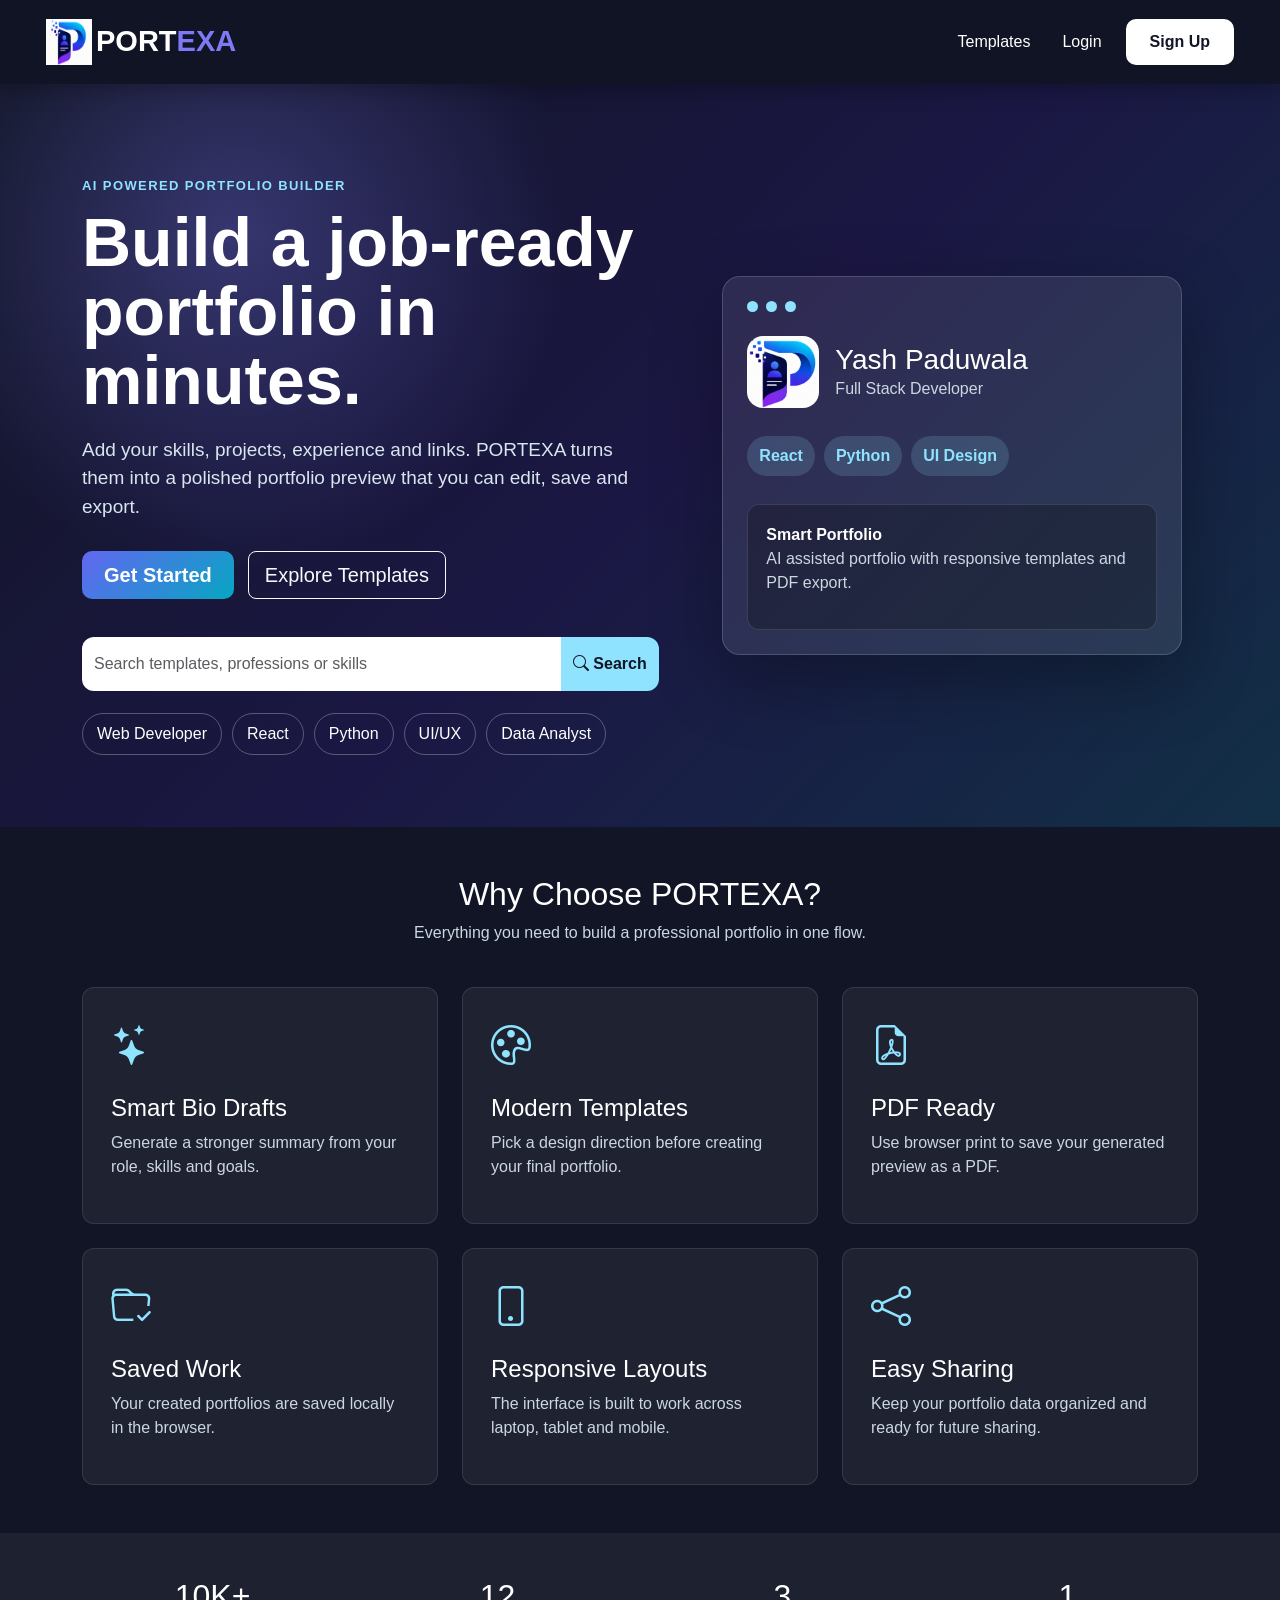
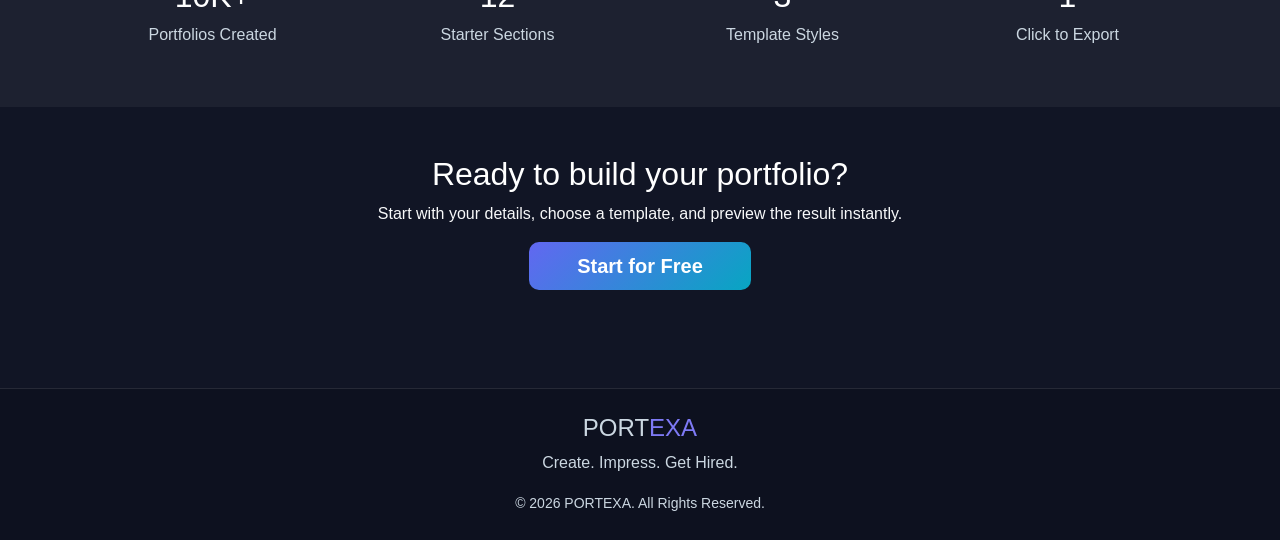
<file: index.html>
﻿<!DOCTYPE html>
<html lang="en">
<head>
    <meta charset="UTF-8">
    <meta name="viewport" content="width=device-width, initial-scale=1.0">
    <title>PORTEXA | AI Portfolio Generator</title>
    <link href="https://cdn.jsdelivr.net/npm/bootstrap@5.3.8/dist/css/bootstrap.min.css" rel="stylesheet">
    <link rel="stylesheet" href="https://cdn.jsdelivr.net/npm/bootstrap-icons@1.13.1/font/bootstrap-icons.min.css">
    <link rel="stylesheet" href="Index.css">
</head>
<body>
    <nav class="navbar navbar-expand-lg custom-navbar">
        <div class="container-fluid">
            <a class="navbar-brand logo d-flex align-items-center" href="index.html">
                <img src="logo.png" width="46" height="46" class="me-1" alt="PORTEXA logo">
                <span class="logo-text">PORT<span class="link">EXA</span></span>
            </a>

            <button class="navbar-toggler" type="button" data-bs-toggle="collapse" data-bs-target="#mainNav" aria-controls="mainNav" aria-expanded="false" aria-label="Toggle navigation">
                <span class="navbar-toggler-icon"></span>
            </button>

            <div class="collapse navbar-collapse" id="mainNav">
                <div class="navbar-nav ms-auto align-items-lg-center gap-lg-3">
                    <a class="nav-link" href="templates.html">Templates</a>
                    <a class="nav-link" href="login.html">Login</a>
                    <a class="btn signup-btn" href="signup.html">Sign Up</a>
                </div>
            </div>
        </div>
    </nav>

    <main>
        <section class="hero">
            <div class="container">
                <div class="hero-grid">
                    <div class="hero-copy">
                        <p class="eyebrow">AI powered portfolio builder</p>
                        <h1>Build a job-ready portfolio in minutes.</h1>
                        <p class="hero-text">
                            Add your skills, projects, experience and links. PORTEXA turns them into a polished portfolio preview that you can edit, save and export.
                        </p>

                        <div class="hero-actions">
                            <a class="btn btn-primary btn-lg gs" href="create.html">Get Started</a>
                            <a class="btn btn-outline-light btn-lg" href="templates.html">Explore Templates</a>
                        </div>

                        <form class="search-box" action="templates.html">
                            <div class="input-group">
                                <input name="q" type="text" class="form-control" placeholder="Search templates, professions or skills">
                                <button class="btn" type="submit">
                                    <i class="bi bi-search"></i>
                                    Search
                                </button>
                            </div>
                        </form>

                        <div class="quick-tags">
                            <a href="templates.html?q=developer">Web Developer</a>
                            <a href="templates.html?q=react">React</a>
                            <a href="templates.html?q=python">Python</a>
                            <a href="templates.html?q=ui">UI/UX</a>
                            <a href="templates.html?q=data">Data Analyst</a>
                        </div>
                    </div>

                    <div class="hero-panel" aria-label="Portfolio preview example">
                        <div class="preview-window">
                            <div class="window-top">
                                <span></span><span></span><span></span>
                            </div>
                            <div class="profile-line">
                                <img src="logo.png" alt="">
                                <div>
                                    <h3>Yash Paduwala</h3>
                                    <p>Full Stack Developer</p>
                                </div>
                            </div>
                            <div class="skill-row">
                                <span>React</span>
                                <span>Python</span>
                                <span>UI Design</span>
                            </div>
                            <div class="project-card">
                                <strong>Smart Portfolio</strong>
                                <p>AI assisted portfolio with responsive templates and PDF export.</p>
                            </div>
                        </div>
                    </div>
                </div>
            </div>
        </section>

        <section class="container py-5">
            <div class="section-heading">
                <h2>Why Choose PORTEXA?</h2>
                <p>Everything you need to build a professional portfolio in one flow.</p>
            </div>

            <div class="row g-4">
                <div class="col-md-4">
                    <div class="feature-card">
                        <i class="bi bi-stars"></i>
                        <h4>Smart Bio Drafts</h4>
                        <p>Generate a stronger summary from your role, skills and goals.</p>
                    </div>
                </div>
                <div class="col-md-4">
                    <div class="feature-card">
                        <i class="bi bi-palette"></i>
                        <h4>Modern Templates</h4>
                        <p>Pick a design direction before creating your final portfolio.</p>
                    </div>
                </div>
                <div class="col-md-4">
                    <div class="feature-card">
                        <i class="bi bi-file-earmark-pdf"></i>
                        <h4>PDF Ready</h4>
                        <p>Use browser print to save your generated preview as a PDF.</p>
                    </div>
                </div>
                <div class="col-md-4">
                    <div class="feature-card">
                        <i class="bi bi-folder-check"></i>
                        <h4>Saved Work</h4>
                        <p>Your created portfolios are saved locally in the browser.</p>
                    </div>
                </div>
                <div class="col-md-4">
                    <div class="feature-card">
                        <i class="bi bi-phone"></i>
                        <h4>Responsive Layouts</h4>
                        <p>The interface is built to work across laptop, tablet and mobile.</p>
                    </div>
                </div>
                <div class="col-md-4">
                    <div class="feature-card">
                        <i class="bi bi-share"></i>
                        <h4>Easy Sharing</h4>
                        <p>Keep your portfolio data organized and ready for future sharing.</p>
                    </div>
                </div>
            </div>
        </section>

        <section class="stats-band">
            <div class="container">
                <div class="row text-center g-4">
                    <div class="col-6 col-md-3"><h2>10K+</h2><p>Portfolios Created</p></div>
                    <div class="col-6 col-md-3"><h2>12</h2><p>Starter Sections</p></div>
                    <div class="col-6 col-md-3"><h2>3</h2><p>Template Styles</p></div>
                    <div class="col-6 col-md-3"><h2>1</h2><p>Click to Export</p></div>
                </div>
            </div>
        </section>

        <section class="container text-center py-5">
            <h2>Ready to build your portfolio?</h2>
            <p class="text-light">Start with your details, choose a template, and preview the result instantly.</p>
            <a class="btn btn-primary btn-lg px-5 gs" href="create.html">Start for Free</a>
        </section>
    </main>

    <footer>
        <h4>PORT<span class="link">EXA</span></h4>
        <p>Create. Impress. Get Hired.</p>
        <small>&copy; 2026 PORTEXA. All Rights Reserved.</small>
    </footer>

    <script src="https://cdn.jsdelivr.net/npm/bootstrap@5.3.8/dist/js/bootstrap.bundle.min.js"></script>
</body>
</html>
</file>
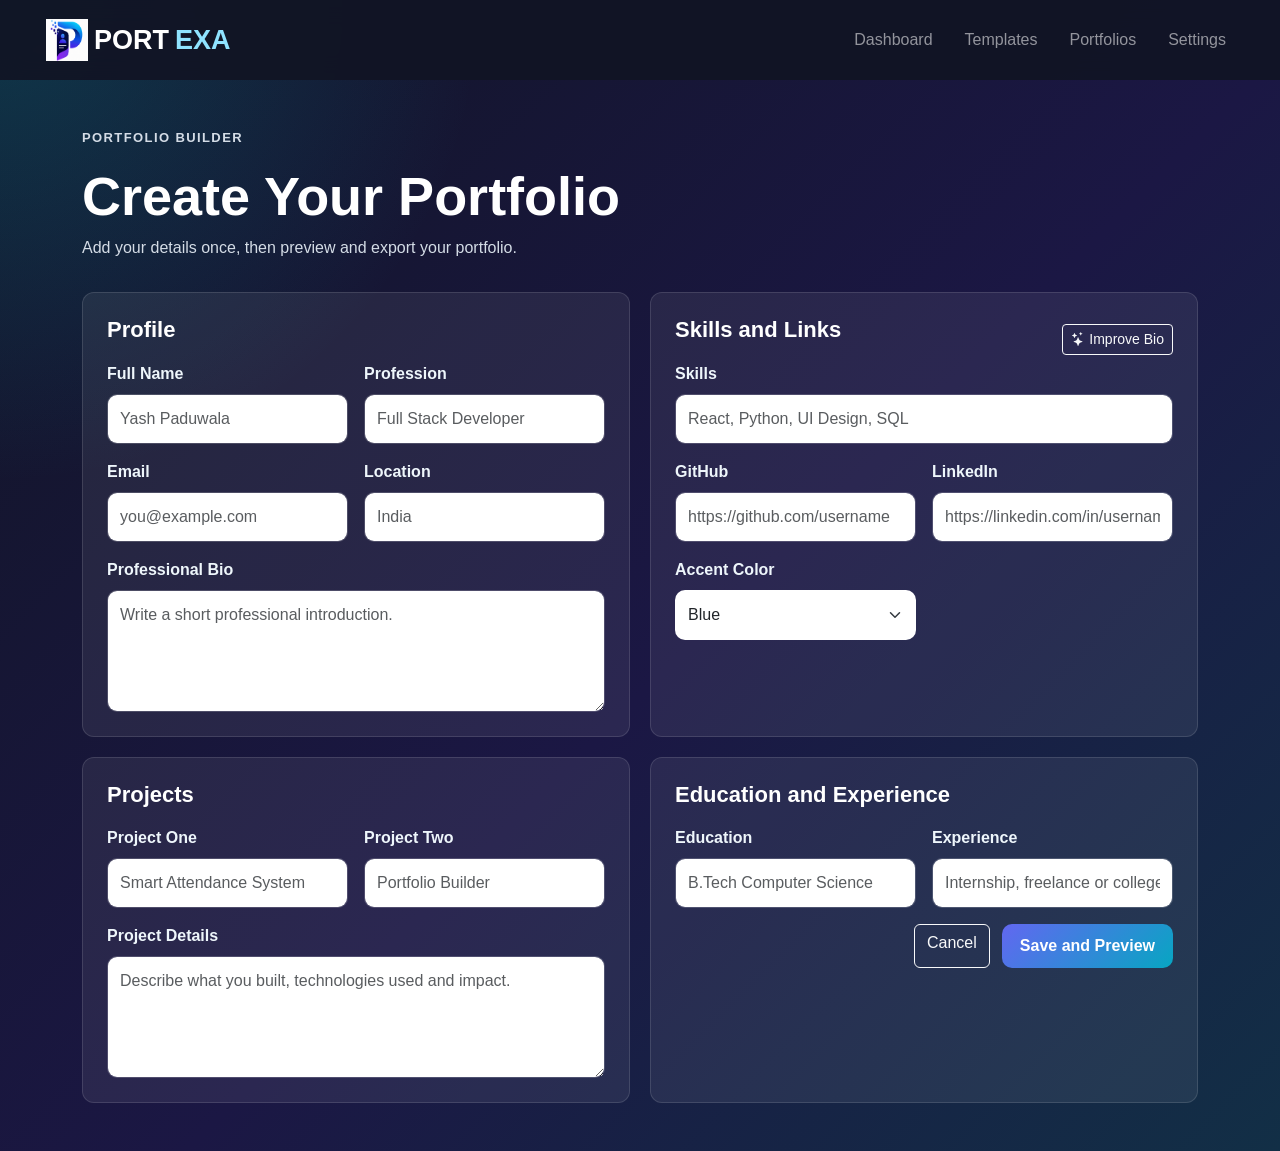
<file: create.html>
﻿<!DOCTYPE html>
<html lang="en">
<head>
    <meta charset="UTF-8">
    <meta name="viewport" content="width=device-width, initial-scale=1.0">
    <title>Create Portfolio | PORTEXA</title>
    <link href="https://cdn.jsdelivr.net/npm/bootstrap@5.3.8/dist/css/bootstrap.min.css" rel="stylesheet">
    <link rel="stylesheet" href="https://cdn.jsdelivr.net/npm/bootstrap-icons@1.13.1/font/bootstrap-icons.min.css">
    <link rel="stylesheet" href="builder.css">
</head>
<body data-page="create">
    <nav class="navbar navbar-expand-lg navbar-dark app-navbar">
        <div class="container-fluid">
            <a class="navbar-brand brand" href="Dashboard.html">
                <img src="logo.png" alt="PORTEXA logo">
                PORT<span>EXA</span>
            </a>
            <button class="navbar-toggler" type="button" data-bs-toggle="collapse" data-bs-target="#builderNav" aria-controls="builderNav" aria-expanded="false" aria-label="Toggle navigation">
                <span class="navbar-toggler-icon"></span>
            </button>
            <div class="collapse navbar-collapse" id="builderNav">
                <div class="navbar-nav ms-auto gap-lg-3">
                    <a class="nav-link" href="Dashboard.html">Dashboard</a>
                    <a class="nav-link" href="templates.html">Templates</a>
                    <a class="nav-link" href="portfolios.html">Portfolios</a>
                    <a class="nav-link" href="settings.html">Settings</a>
                </div>
            </div>
        </div>
    </nav>

    <main class="container py-5">
        <div class="page-title">
            <p class="eyebrow">Portfolio builder</p>
            <h1>Create Your Portfolio</h1>
            <p>Add your details once, then preview and export your portfolio.</p>
        </div>

        <form id="portfolioForm" class="builder-grid">
            <input type="hidden" id="template" name="template" value="3d-minimal">
            <section class="form-panel">
                <h2>Profile</h2>
                <div class="row g-3">
                    <div class="col-md-6">
                        <label class="form-label" for="fullName">Full Name</label>
                        <input class="form-control" id="fullName" name="fullName" placeholder="Yash Paduwala" required>
                    </div>
                    <div class="col-md-6">
                        <label class="form-label" for="role">Profession</label>
                        <input class="form-control" id="role" name="role" placeholder="Full Stack Developer" required>
                    </div>
                    <div class="col-md-6">
                        <label class="form-label" for="email">Email</label>
                        <input class="form-control" id="email" name="email" type="email" placeholder="you@example.com">
                    </div>
                    <div class="col-md-6">
                        <label class="form-label" for="location">Location</label>
                        <input class="form-control" id="location" name="location" placeholder="India">
                    </div>
                    <div class="col-12">
                        <label class="form-label" for="bio">Professional Bio</label>
                        <textarea class="form-control" id="bio" name="bio" rows="4" placeholder="Write a short professional introduction."></textarea>
                    </div>
                </div>
            </section>

            <section class="form-panel" id="ai-tools">
                <div class="panel-heading">
                    <h2>Skills and Links</h2>
                    <button class="btn btn-sm btn-outline-light" type="button" id="generateBio">
                        <i class="bi bi-stars"></i>
                        Improve Bio
                    </button>
                </div>
                <div class="row g-3">
                    <div class="col-12">
                        <label class="form-label" for="skills">Skills</label>
                        <input class="form-control" id="skills" name="skills" placeholder="React, Python, UI Design, SQL">
                    </div>
                    <div class="col-md-6">
                        <label class="form-label" for="github">GitHub</label>
                        <input class="form-control" id="github" name="github" placeholder="https://github.com/username">
                    </div>
                    <div class="col-md-6">
                        <label class="form-label" for="linkedin">LinkedIn</label>
                        <input class="form-control" id="linkedin" name="linkedin" placeholder="https://linkedin.com/in/username">
                    </div>
                    <div class="col-md-6">
                        <label class="form-label" for="accent">Accent Color</label>
                        <select class="form-select" id="accent" name="accent">
                            <option value="blue">Blue</option>
                            <option value="violet">Violet</option>
                            <option value="teal">Teal</option>
                        </select>
                    </div>
                </div>
            </section>

            <section class="form-panel">
                <h2>Projects</h2>
                <div class="row g-3">
                    <div class="col-md-6">
                        <label class="form-label" for="projectOne">Project One</label>
                        <input class="form-control" id="projectOne" name="projectOne" placeholder="Smart Attendance System">
                    </div>
                    <div class="col-md-6">
                        <label class="form-label" for="projectTwo">Project Two</label>
                        <input class="form-control" id="projectTwo" name="projectTwo" placeholder="Portfolio Builder">
                    </div>
                    <div class="col-12">
                        <label class="form-label" for="projectDetails">Project Details</label>
                        <textarea class="form-control" id="projectDetails" name="projectDetails" rows="4" placeholder="Describe what you built, technologies used and impact."></textarea>
                    </div>
                </div>
            </section>

            <section class="form-panel">
                <h2>Education and Experience</h2>
                <div class="row g-3">
                    <div class="col-md-6">
                        <label class="form-label" for="education">Education</label>
                        <input class="form-control" id="education" name="education" placeholder="B.Tech Computer Science">
                    </div>
                    <div class="col-md-6">
                        <label class="form-label" for="experience">Experience</label>
                        <input class="form-control" id="experience" name="experience" placeholder="Internship, freelance or college projects">
                    </div>
                    <div class="col-12 actions">
                        <a class="btn btn-outline-light" href="Dashboard.html">Cancel</a>
                        <button class="btn btn-primary" type="submit">Save and Preview</button>
                    </div>
                </div>
            </section>
        </form>
    </main>

    <script src="https://cdn.jsdelivr.net/npm/bootstrap@5.3.8/dist/js/bootstrap.bundle.min.js"></script>
    <script src="app.js"></script>
</body>
</html>
</file>
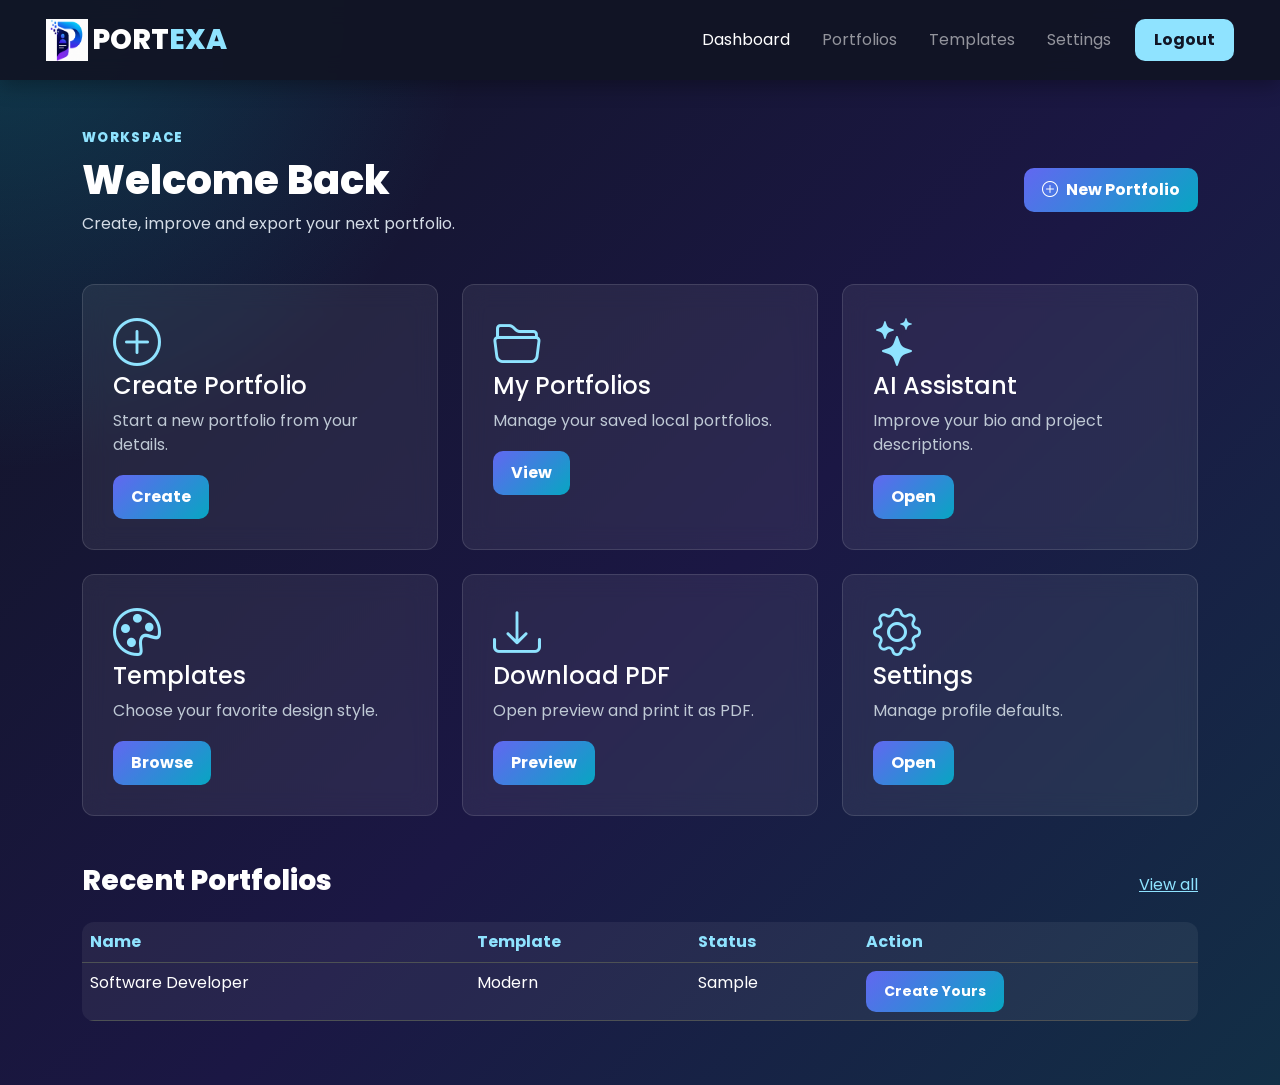
<file: Dashboard.html>
﻿<!DOCTYPE html>
<html lang="en">
<head>
    <meta charset="UTF-8">
    <meta name="viewport" content="width=device-width, initial-scale=1.0">
    <title>Dashboard | PORTEXA</title>
    <link href="https://cdn.jsdelivr.net/npm/bootstrap@5.3.8/dist/css/bootstrap.min.css" rel="stylesheet">
    <link rel="stylesheet" href="https://cdn.jsdelivr.net/npm/bootstrap-icons@1.13.1/font/bootstrap-icons.min.css">
    <link rel="stylesheet" href="dashboard.css">
</head>
<body data-page="dashboard">
    <nav class="navbar navbar-expand-lg navbar-dark custom-navbar">
        <div class="container-fluid">
            <a class="navbar-brand logo d-flex align-items-center" href="Dashboard.html">
                <img src="logo.png" width="42" height="42" class="me-1" alt="PORTEXA logo">
                PORT<span class="link">EXA</span>
            </a>
            <button class="navbar-toggler" type="button" data-bs-toggle="collapse" data-bs-target="#dashNav" aria-controls="dashNav" aria-expanded="false" aria-label="Toggle navigation">
                <span class="navbar-toggler-icon"></span>
            </button>
            <div class="collapse navbar-collapse" id="dashNav">
                <div class="navbar-nav ms-auto align-items-lg-center gap-lg-3">
                    <a class="nav-link active" href="Dashboard.html">Dashboard</a>
                    <a class="nav-link" href="portfolios.html">Portfolios</a>
                    <a class="nav-link" href="templates.html">Templates</a>
                    <a class="nav-link" href="settings.html">Settings</a>
                    <a class="btn logout-btn" href="index.html">Logout</a>
                </div>
            </div>
        </div>
    </nav>

    <main class="container py-5">
        <div class="welcome-row">
            <div>
                <p class="eyebrow">Workspace</p>
                <h1>Welcome Back</h1>
                <p>Create, improve and export your next portfolio.</p>
            </div>
            <a class="btn btn-primary" href="create.html">
                <i class="bi bi-plus-circle"></i>
                New Portfolio
            </a>
        </div>

        <div class="row g-4 mt-2">
            <div class="col-md-4">
                <a class="dashboard-card" href="create.html">
                    <i class="bi bi-plus-circle display-5"></i>
                    <h4>Create Portfolio</h4>
                    <p>Start a new portfolio from your details.</p>
                    <span>Create</span>
                </a>
            </div>
            <div class="col-md-4">
                <a class="dashboard-card" href="portfolios.html">
                    <i class="bi bi-folder2-open display-5"></i>
                    <h4>My Portfolios</h4>
                    <p>Manage your saved local portfolios.</p>
                    <span>View</span>
                </a>
            </div>
            <div class="col-md-4">
                <a class="dashboard-card" href="create.html#ai-tools">
                    <i class="bi bi-stars display-5"></i>
                    <h4>AI Assistant</h4>
                    <p>Improve your bio and project descriptions.</p>
                    <span>Open</span>
                </a>
            </div>
            <div class="col-md-4">
                <a class="dashboard-card" href="templates.html">
                    <i class="bi bi-palette display-5"></i>
                    <h4>Templates</h4>
                    <p>Choose your favorite design style.</p>
                    <span>Browse</span>
                </a>
            </div>
            <div class="col-md-4">
                <a class="dashboard-card" href="preview.html">
                    <i class="bi bi-download display-5"></i>
                    <h4>Download PDF</h4>
                    <p>Open preview and print it as PDF.</p>
                    <span>Preview</span>
                </a>
            </div>
            <div class="col-md-4">
                <a class="dashboard-card" href="settings.html">
                    <i class="bi bi-gear display-5"></i>
                    <h4>Settings</h4>
                    <p>Manage profile defaults.</p>
                    <span>Open</span>
                </a>
            </div>
        </div>

        <section class="mt-5">
            <div class="section-title">
                <h3>Recent Portfolios</h3>
                <a href="portfolios.html">View all</a>
            </div>
            <div class="table-responsive">
                <table class="table table-dark table-hover mt-3">
                    <thead>
                        <tr>
                            <th>Name</th>
                            <th>Template</th>
                            <th>Status</th>
                            <th>Action</th>
                        </tr>
                    </thead>
                    <tbody id="recentPortfolios">
                        <tr>
                            <td>Software Developer</td>
                            <td>Modern</td>
                            <td>Sample</td>
                            <td><a class="btn btn-sm btn-primary" href="create.html">Create Yours</a></td>
                        </tr>
                    </tbody>
                </table>
            </div>
        </section>
    </main>

    <script src="https://cdn.jsdelivr.net/npm/bootstrap@5.3.8/dist/js/bootstrap.bundle.min.js"></script>
    <script src="app.js"></script>
</body>
</html>
</file>
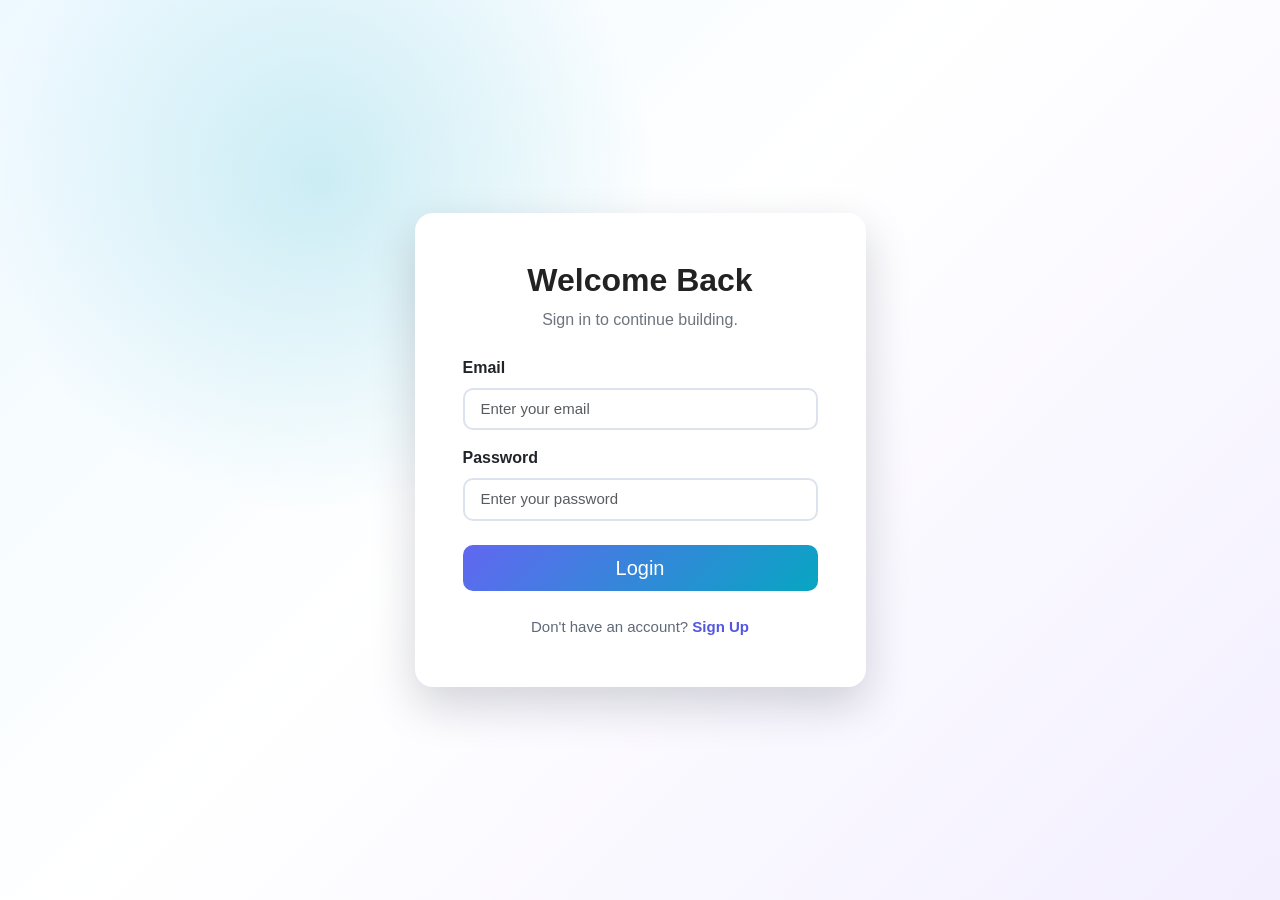
<file: login.html>
﻿<!DOCTYPE html>
<html lang="en">

<head>

    <meta charset="UTF-8">

    <meta
        name="viewport"
        content="width=device-width, initial-scale=1.0"
    >

    <title>Login - PortfoliAI</title>

    <!-- Bootstrap -->
    <link
        href="https://cdn.jsdelivr.net/npm/bootstrap@5.3.8/dist/css/bootstrap.min.css"
        rel="stylesheet"
    >

    <!-- Your Login CSS -->
    <link
        rel="stylesheet"
        href="login.css"
    >

</head>


<body>

    <main class="min-vh-100 d-flex align-items-center justify-content-center">

        <div class="container">

            <div class="row justify-content-center">

                <div class="col-12 col-md-8 col-lg-5">


                    <!-- LOGIN FORM -->

                    <form
                        class="login-box p-4 p-md-5"
                        data-auth-form="login"
                    >

                        <!-- Heading -->

                        <div class="text-center mb-4">

                            <h1>
                                Welcome Back
                            </h1>

                            <p class="text-secondary mb-0">
                                Sign in to continue building.
                            </p>

                        </div>


                        <!-- EMAIL -->

                        <div class="mb-3">

                            <label
                                for="email"
                                class="form-label fw-semibold"
                            >
                                Email
                            </label>

                            <input
                                type="email"
                                class="form-control form-control-lg"
                                id="email"
                                name="email"
                                placeholder="Enter your email"
                                required
                            >

                        </div>


                        <!-- PASSWORD -->

                        <div class="mb-4">

                            <label
                                for="password"
                                class="form-label fw-semibold"
                            >
                                Password
                            </label>

                            <input
                                type="password"
                                class="form-control form-control-lg"
                                id="password"
                                name="password"
                                placeholder="Enter your password"
                                required
                            >

                        </div>


                        <!-- LOGIN BUTTON -->

                        <button
                            type="submit"
                            class="btn login-btn btn-lg w-100"
                        >
                            Login
                        </button>


                        <!-- SIGN UP -->

                        <div class="text-center mt-4">

                            <a
                                href="signup.html"
                                class="signup-link"
                            >
                                Don't have an account?
                                <strong>Sign Up</strong>
                            </a>

                        </div>

                    </form>

                </div>

            </div>

        </div>

    </main>


    <!-- Bootstrap JavaScript -->

    <script
        src="https://cdn.jsdelivr.net/npm/bootstrap@5.3.8/dist/js/bootstrap.bundle.min.js">
    </script>


    <!-- Your JavaScript -->

    <script src="app.js"></script>

</body>

</html>
</file>
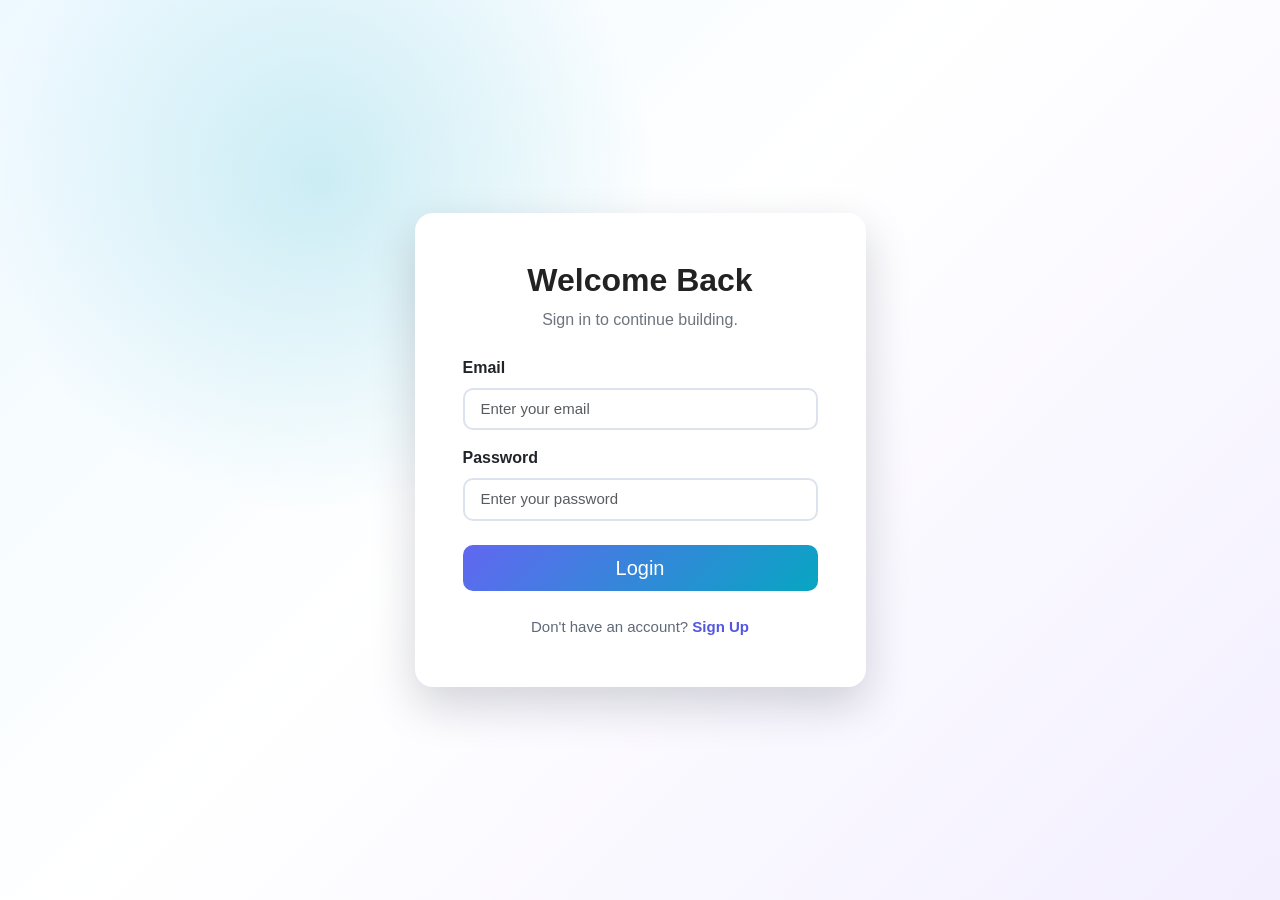
<file: portfolio.html>
<!DOCTYPE html>
<html lang="en">

<head>
    <meta charset="UTF-8">
    <meta name="viewport" content="width=device-width, initial-scale=1.0">

    <title>My AI Portfolio</title>

    <link
        href="https://cdn.jsdelivr.net/npm/bootstrap@5.3.3/dist/css/bootstrap.min.css"
        rel="stylesheet"
    >

    <link rel="stylesheet" href="portfolio.css">
</head>

<body>

    <!-- Navbar -->
    <nav class="navbar navbar-dark px-4">
        <a class="navbar-brand fw-bold" href="dashboard.html">
            PortfoliAI
        </a>

        <button
            class="btn btn-outline-light"
            onclick="logout()">
            Logout
        </button>
    </nav>


    <!-- Hero -->
    <section class="hero text-center">

        <div class="container">

            <h1 id="headline">
                Loading...
            </h1>

            <p id="summary">
                Please wait while your AI portfolio loads.
            </p>

            <div class="mt-4">

                <a
                    id="linkedin"
                    href="#"
                    target="_blank"
                    class="btn btn-primary me-2">
                    LinkedIn
                </a>

                <a
                    id="github"
                    href="#"
                    target="_blank"
                    class="btn btn-dark">
                    GitHub
                </a>

            </div>

        </div>

    </section>


    <!-- About -->
    <section class="section">

        <div class="container">

            <h2>About Me</h2>

            <p id="about">
                Loading...
            </p>

        </div>

    </section>


    <!-- Skills -->
    <section class="section">

        <div class="container">

            <h2>Skills</h2>

            <div
                id="skills"
                class="skills-container">
            </div>

        </div>

    </section>


    <!-- Projects -->
    <section class="section">

        <div class="container">

            <h2>Projects</h2>

            <div
                id="projects"
                class="row g-4">
            </div>

        </div>

    </section>


    <!-- Experience -->
    <section class="section">

        <div class="container">

            <h2>Experience</h2>

            <div id="experience">
            </div>

        </div>

    </section>


    <!-- Education -->
    <section class="section">

        <div class="container">

            <h2>Education</h2>

            <div id="education">
            </div>

        </div>

    </section>


    <!-- Certificates -->
    <section class="section">

        <div class="container">

            <h2>Certificates</h2>

            <div
                id="certificates"
                class="row g-4">
            </div>

        </div>

    </section>


    <!-- Achievements -->
    <section class="section">

        <div class="container">

            <h2>Achievements</h2>

            <div id="achievements">
            </div>

        </div>

    </section>


    <!-- Footer -->
    <footer class="text-center py-4">

        <p>
            Generated with ease by PortfoliAI
        </p>

    </footer>


    <script src="portfolio.js"></script>

</body>

</html>
</file>
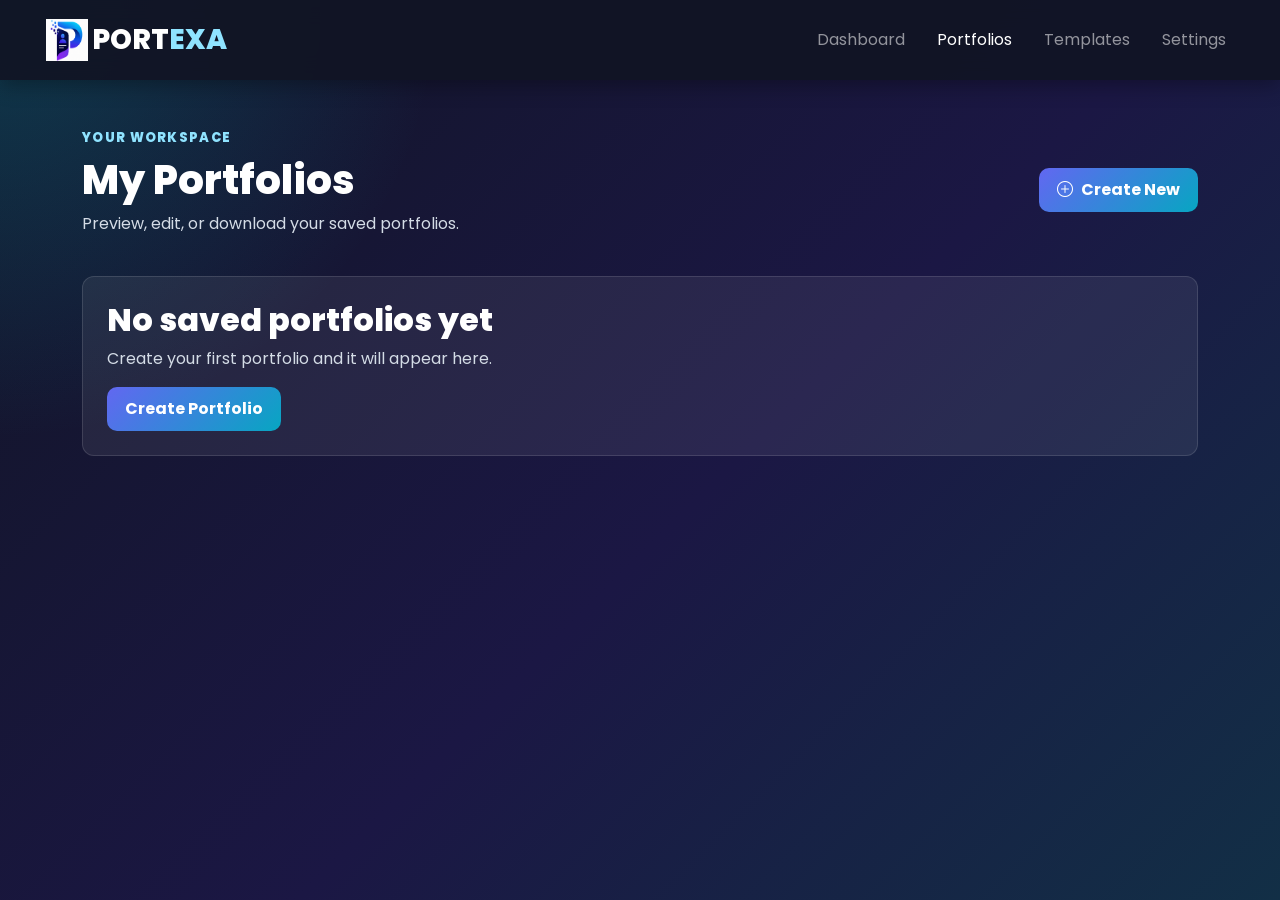
<file: portfolios.html>
﻿<!DOCTYPE html>
<html lang="en">
<head>
    <meta charset="UTF-8">
    <meta name="viewport" content="width=device-width, initial-scale=1.0">
    <title>My Portfolios | PORTEXA</title>
    <link href="https://cdn.jsdelivr.net/npm/bootstrap@5.3.8/dist/css/bootstrap.min.css" rel="stylesheet">
    <link rel="stylesheet" href="https://cdn.jsdelivr.net/npm/bootstrap-icons@1.13.1/font/bootstrap-icons.min.css">
    <link rel="stylesheet" href="dashboard.css">
</head>
<body data-page="portfolios">
    <nav class="navbar navbar-expand-lg navbar-dark custom-navbar">
        <div class="container-fluid">
            <a class="navbar-brand logo d-flex align-items-center" href="Dashboard.html">
                <img src="logo.png" width="42" height="42" class="me-1" alt="PORTEXA logo">
                PORT<span class="link">EXA</span>
            </a>
            <button class="navbar-toggler" type="button" data-bs-toggle="collapse" data-bs-target="#portfolioNav" aria-controls="portfolioNav" aria-expanded="false" aria-label="Toggle navigation">
                <span class="navbar-toggler-icon"></span>
            </button>
            <div class="collapse navbar-collapse" id="portfolioNav">
                <div class="navbar-nav ms-auto gap-lg-3">
                    <a class="nav-link" href="Dashboard.html">Dashboard</a>
                    <a class="nav-link active" href="portfolios.html">Portfolios</a>
                    <a class="nav-link" href="templates.html">Templates</a>
                    <a class="nav-link" href="settings.html">Settings</a>
                </div>
            </div>
        </div>
    </nav>

    <main class="container py-5">
        <div class="welcome-row">
            <div>
                <p class="eyebrow">Your workspace</p>
                <h1>My Portfolios</h1>
                <p>Preview, edit, or download your saved portfolios.</p>
            </div>
            <a class="btn btn-primary" href="create.html">
                <i class="bi bi-plus-circle"></i>
                Create New
            </a>
        </div>

        <div id="portfolioList" class="portfolio-list mt-4"></div>
    </main>

    <script src="https://cdn.jsdelivr.net/npm/bootstrap@5.3.8/dist/js/bootstrap.bundle.min.js"></script>
    <script src="app.js"></script>
</body>
</html>
</file>
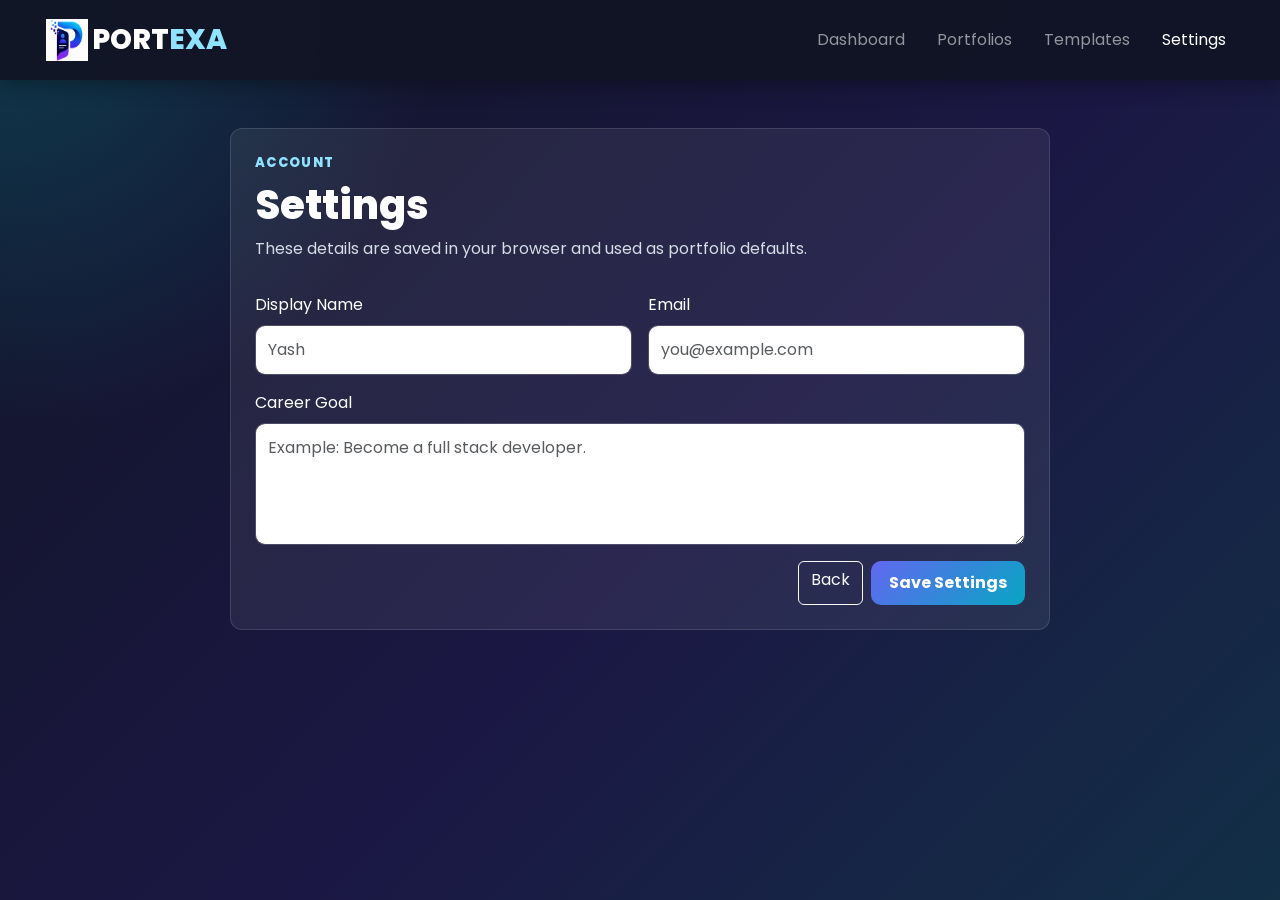
<file: settings.html>
﻿<!DOCTYPE html>
<html lang="en">
<head>
    <meta charset="UTF-8">
    <meta name="viewport" content="width=device-width, initial-scale=1.0">
    <title>Settings | PORTEXA</title>
    <link href="https://cdn.jsdelivr.net/npm/bootstrap@5.3.8/dist/css/bootstrap.min.css" rel="stylesheet">
    <link rel="stylesheet" href="dashboard.css">
</head>
<body data-page="settings">
    <nav class="navbar navbar-expand-lg navbar-dark custom-navbar">
        <div class="container-fluid">
            <a class="navbar-brand logo d-flex align-items-center" href="Dashboard.html">
                <img src="logo.png" width="42" height="42" class="me-1" alt="PORTEXA logo">
                PORT<span class="link">EXA</span>
            </a>
            <button class="navbar-toggler" type="button" data-bs-toggle="collapse" data-bs-target="#settingsNav" aria-controls="settingsNav" aria-expanded="false" aria-label="Toggle navigation">
                <span class="navbar-toggler-icon"></span>
            </button>
            <div class="collapse navbar-collapse" id="settingsNav">
                <div class="navbar-nav ms-auto gap-lg-3">
                    <a class="nav-link" href="Dashboard.html">Dashboard</a>
                    <a class="nav-link" href="portfolios.html">Portfolios</a>
                    <a class="nav-link" href="templates.html">Templates</a>
                    <a class="nav-link active" href="settings.html">Settings</a>
                </div>
            </div>
        </div>
    </nav>

    <main class="container py-5">
        <div class="settings-card">
            <p class="eyebrow">Account</p>
            <h1>Settings</h1>
            <p>These details are saved in your browser and used as portfolio defaults.</p>

            <form id="settingsForm" class="row g-3 mt-2">
                <div class="col-md-6">
                    <label class="form-label" for="settingsName">Display Name</label>
                    <input class="form-control" id="settingsName" name="name" placeholder="Yash">
                </div>
                <div class="col-md-6">
                    <label class="form-label" for="settingsEmail">Email</label>
                    <input class="form-control" id="settingsEmail" name="email" type="email" placeholder="you@example.com">
                </div>
                <div class="col-12">
                    <label class="form-label" for="settingsGoal">Career Goal</label>
                    <textarea class="form-control" id="settingsGoal" name="goal" rows="4" placeholder="Example: Become a full stack developer."></textarea>
                </div>
                <div class="col-12 d-flex gap-2 justify-content-end">
                    <a class="btn btn-outline-light" href="Dashboard.html">Back</a>
                    <button class="btn btn-primary" type="submit">Save Settings</button>
                </div>
            </form>
        </div>
    </main>

    <script src="https://cdn.jsdelivr.net/npm/bootstrap@5.3.8/dist/js/bootstrap.bundle.min.js"></script>
    <script src="app.js"></script>
</body>
</html>
</file>
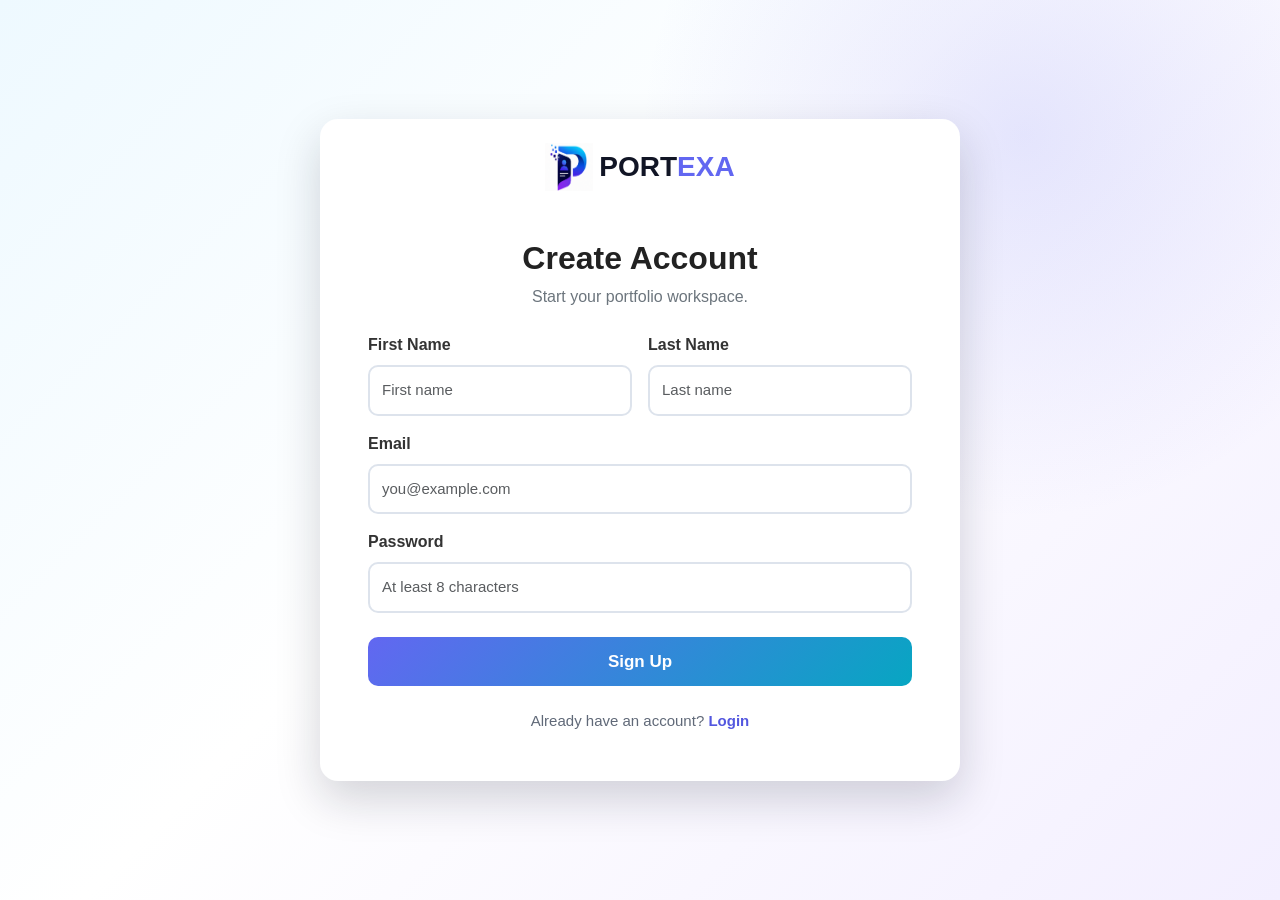
<file: signup.html>
﻿<!DOCTYPE html>
<html lang="en">
<head>
    <meta charset="UTF-8">
    <meta name="viewport" content="width=device-width, initial-scale=1.0">
    <title>Sign Up | PORTEXA</title>
    <link href="https://cdn.jsdelivr.net/npm/bootstrap@5.3.8/dist/css/bootstrap.min.css" rel="stylesheet">
    <link rel="stylesheet" href="signup.css">
</head>
<body>
    <main class="container min-vh-100 d-flex justify-content-center align-items-center py-4">
        <div class="signup-card">
            <a class="brand" href="index.html">
                <img src="logo.png" alt="PORTEXA logo">
                <span>PORT<span>EXA</span></span>
            </a>

            <form class="card-body p-4 p-md-5" data-auth-form="signup">
                <h1 class="text-center mb-2">Create Account</h1>
                <p class="text-center text-secondary mb-4">Start your portfolio workspace.</p>

                <div class="row g-3 mb-3">
                    <div class="col-12 col-md-6">
                        <label for="first" class="form-label">First Name</label>
                        <input type="text" class="form-control" name="first" id="first" placeholder="First name" required>
                    </div>
                    <div class="col-12 col-md-6">
                        <label for="last" class="form-label">Last Name</label>
                        <input type="text" class="form-control" name="last" id="last" placeholder="Last name" required>
                    </div>
                </div>

                <div class="mb-3">
                    <label for="email" class="form-label">Email</label>
                    <input type="email" class="form-control" name="email" id="email" placeholder="you@example.com" required>
                </div>

                <div class="mb-4">
                    <label for="password" class="form-label">Password</label>
                    <input type="password" class="form-control" name="password" id="password" minlength="8" placeholder="At least 8 characters" required>
                </div>

                <button type="submit" class="btn signup-btn w-100">Sign Up</button>

                <p class="login-text text-center mt-4 mb-0">
                    Already have an account?
                    <a href="login.html">Login</a>
                </p>
            </form>
        </div>
    </main>
    <script src="https://cdn.jsdelivr.net/npm/bootstrap@5.3.8/dist/js/bootstrap.bundle.min.js"></script>
    <script src="app.js"></script>
</body>
</html>
</file>
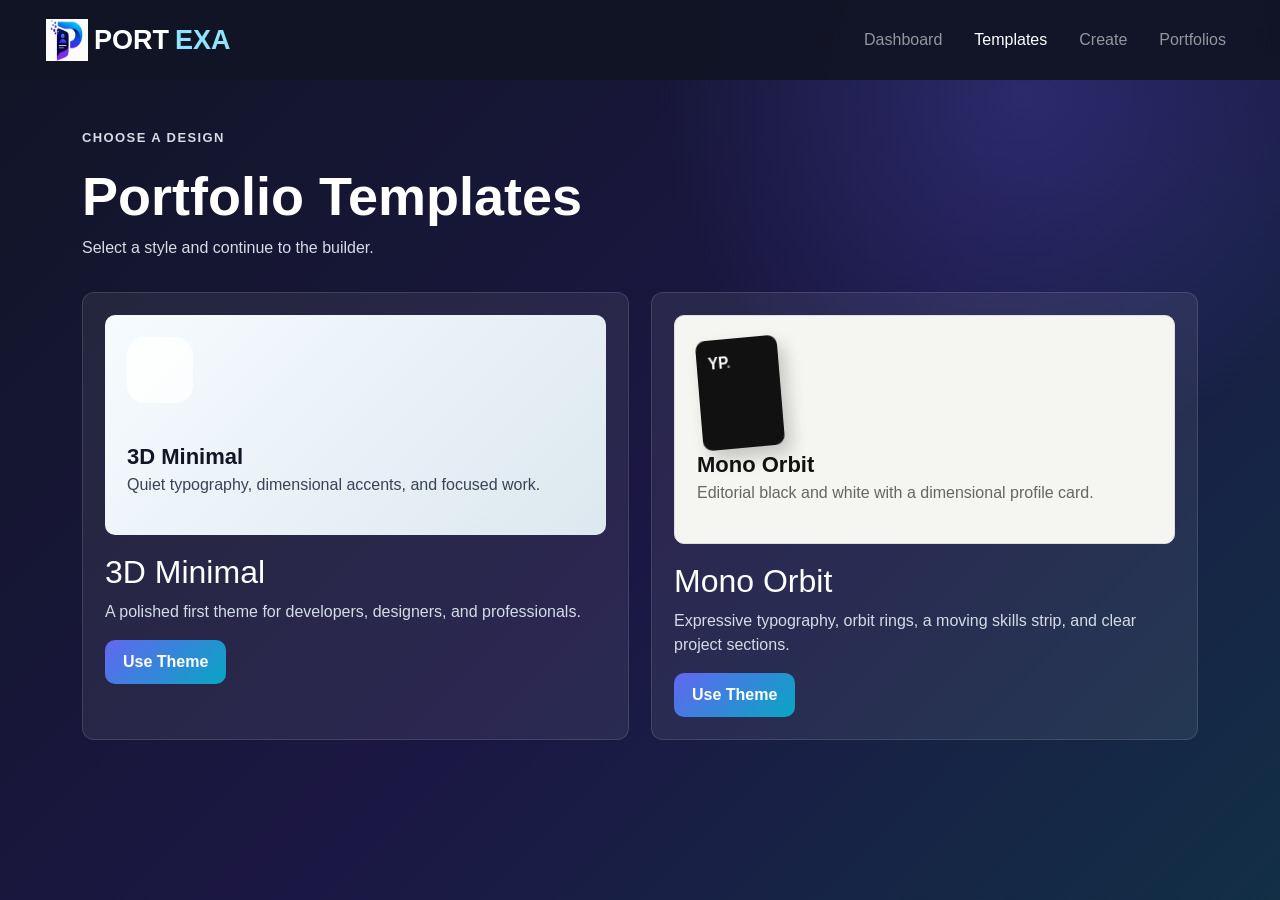
<file: templates.html>
﻿<!DOCTYPE html>
<html lang="en">
<head>
    <meta charset="UTF-8">
    <meta name="viewport" content="width=device-width, initial-scale=1.0">
    <title>Templates | PORTEXA</title>
    <link href="https://cdn.jsdelivr.net/npm/bootstrap@5.3.8/dist/css/bootstrap.min.css" rel="stylesheet">
    <link rel="stylesheet" href="https://cdn.jsdelivr.net/npm/bootstrap-icons@1.13.1/font/bootstrap-icons.min.css">
    <link rel="stylesheet" href="templates.css">
</head>
<body data-page="templates">
    <nav class="navbar navbar-expand-lg navbar-dark app-navbar">
        <div class="container-fluid">
            <a class="navbar-brand brand" href="index.html">
                <img src="logo.png" alt="PORTEXA logo">
                PORT<span>EXA</span>
            </a>
            <button class="navbar-toggler" type="button" data-bs-toggle="collapse" data-bs-target="#templateNav" aria-controls="templateNav" aria-expanded="false" aria-label="Toggle navigation">
                <span class="navbar-toggler-icon"></span>
            </button>
            <div class="collapse navbar-collapse" id="templateNav">
                <div class="navbar-nav ms-auto gap-lg-3">
                    <a class="nav-link" href="Dashboard.html">Dashboard</a>
                    <a class="nav-link active" href="templates.html">Templates</a>
                    <a class="nav-link" href="create.html">Create</a>
                    <a class="nav-link" href="portfolios.html">Portfolios</a>
                </div>
            </div>
        </div>
    </nav>

    <main class="container py-5">
        <div class="page-title">
            <p class="eyebrow">Choose a design</p>
            <h1>Portfolio Templates</h1>
            <p>Select a style and continue to the builder.</p>
        </div>

        <div class="template-grid">
            <article class="template-card" data-template-card="3D Minimal">
                <div class="template-preview minimal-preview">
                    <span></span>
                    <strong>3D Minimal</strong>
                    <p>Quiet typography, dimensional accents, and focused work.</p>
                </div>
                <h2>3D Minimal</h2>
                <p>A polished first theme for developers, designers, and professionals.</p>
                <button class="btn btn-primary" data-template="3d-minimal">Use Theme</button>
            </article>
            <article class="template-card" data-template-card="Mono Orbit">
                <div class="template-preview orbit-preview">
                    <span class="orbit-card">YP<span>.</span></span>
                    <strong>Mono Orbit</strong>
                    <p>Editorial black and white with a dimensional profile card.</p>
                </div>
                <h2>Mono Orbit</h2>
                <p>Expressive typography, orbit rings, a moving skills strip, and clear project sections.</p>
                <button class="btn btn-primary" data-template="mono-orbit">Use Theme</button>
            </article>
        </div>
    </main>

    <script src="https://cdn.jsdelivr.net/npm/bootstrap@5.3.8/dist/js/bootstrap.bundle.min.js"></script>
    <script src="app.js"></script>
</body>
</html>
</file>
<file: Index.css>
﻿* {
    margin: 0;
    padding: 0;
    box-sizing: border-box;
}

body {
    min-height: 100vh;
    background: #111525;
    color: #fff;
    font-family: "Segoe UI", Tahoma, Geneva, Verdana, sans-serif;
}

.custom-navbar {
    background: rgba(17, 21, 37, 0.94);
    backdrop-filter: blur(12px);
    padding: 14px 34px;
    box-shadow: 0 5px 20px rgba(0, 0, 0, 0.28);
}
.navbar-toggler-icon {
    background-image: url("data:image/svg+xml,%3csvg xmlns='http://www.w3.org/2000/svg' viewBox='0 0 30 30'%3e%3cpath stroke='%238fe3ff' stroke-linecap='round' stroke-miterlimit='10' stroke-width='2' d='M4 7h22M4 15h22M4 23h22'/%3e%3c/svg%3e");
}
.logo,
.nav-link {
    color: #fff;
}

.logo {
    text-decoration: none;
    font-weight: 800;
}

.logo:hover,
.nav-link:hover {
    color: #8fe3ff;
}

.logo-text {
    font-size: 29px;
    letter-spacing: 0;
}

.link {
    color: #7e7af5;
}

.signup-btn,
.login-btn,
.gs {
    border-radius: 10px;
    padding: 9px 22px;
    font-weight: 700;
}

.signup-btn {
    background: #fff;
    color: #111525;
    border: 2px solid #fff;
}

.signup-btn:hover {
    background: #8fe3ff;
    border-color: #8fe3ff;
    color: #111525;
}

.hero {
    padding: 92px 0 72px;
    background:
        radial-gradient(circle at 18% 20%, rgba(126, 122, 245, 0.32), transparent 28%),
        linear-gradient(135deg, #111525 0%, #1b1744 52%, #122f46 100%);
}

.hero-grid {
    display: grid;
    grid-template-columns: minmax(0, 1.08fr) minmax(320px, 0.92fr);
    gap: 48px;
    align-items: center;
}

.eyebrow {
    color: #8fe3ff;
    text-transform: uppercase;
    font-size: 13px;
    font-weight: 800;
    letter-spacing: 1.4px;
    margin-bottom: 12px;
}

.hero h1 {
    font-size: clamp(40px, 7vw, 68px);
    line-height: 1.02;
    font-weight: 800;
    margin-bottom: 20px;
    max-width: 760px;
}

.hero-text {
    font-size: 19px;
    color: #d8e6ef;
    max-width: 700px;
}

.hero-actions {
    display: flex;
    gap: 14px;
    flex-wrap: wrap;
    margin-top: 30px;
}

.btn-primary,
.gs {
    background: linear-gradient(135deg, #6267f1, #07a6c2);
    border: 0;
}

.btn-primary:hover,
.gs:hover {
    background: linear-gradient(135deg, #5357df, #078ba4);
}

.search-box {
    max-width: 710px;
    margin: 38px 0 22px;
}

.search-box .form-control {
    min-height: 54px;
    border-radius: 12px 0 0 12px;
    border: none;
}

.search-box .btn {
    border-radius: 0 12px 12px 0;
    background: #8fe3ff;
    color: #111525;
    border: none;
    font-weight: 700;
}

.quick-tags {
    display: flex;
    flex-wrap: wrap;
    gap: 10px;
}

.quick-tags a {
    color: #fff;
    text-decoration: none;
    border: 1px solid rgba(255, 255, 255, 0.28);
    border-radius: 999px;
    padding: 8px 14px;
}

.hero-panel {
    min-height: 440px;
    display: grid;
    place-items: center;
}

.preview-window {
    width: min(100%, 460px);
    background: rgba(255, 255, 255, 0.09);
    border: 1px solid rgba(255, 255, 255, 0.16);
    border-radius: 18px;
    padding: 24px;
    box-shadow: 0 24px 70px rgba(0, 0, 0, 0.32);
}

.window-top {
    display: flex;
    gap: 8px;
    margin-bottom: 24px;
}

.window-top span {
    width: 11px;
    height: 11px;
    border-radius: 50%;
    background: #8fe3ff;
}

.profile-line {
    display: flex;
    gap: 16px;
    align-items: center;
}

.profile-line img {
    width: 72px;
    height: 72px;
    object-fit: cover;
    border-radius: 16px;
    background: white;
}

.profile-line h3,
.profile-line p {
    margin: 0;
}

.profile-line p,
.project-card p,
.section-heading p,
.stats-band p {
    color: #cbd7e1;
}

.skill-row {
    display: flex;
    flex-wrap: wrap;
    gap: 9px;
    margin: 28px 0;
}

.skill-row span {
    background: rgba(143, 227, 255, 0.16);
    color: #8fe3ff;
    border-radius: 999px;
    padding: 8px 12px;
    font-weight: 700;
}

.project-card {
    background: rgba(0, 0, 0, 0.24);
    border: 1px solid rgba(255, 255, 255, 0.12);
    border-radius: 12px;
    padding: 18px;
}

.section-heading {
    text-align: center;
    max-width: 680px;
    margin: 0 auto 42px;
}

.feature-card {
    background: rgba(255, 255, 255, 0.06);
    border: 1px solid rgba(255, 255, 255, 0.1);
    border-radius: 12px;
    padding: 28px;
    transition: 0.25s;
    height: 100%;
}

.feature-card:hover {
    transform: translateY(-6px);
    border-color: #8fe3ff;
}

.feature-card i {
    color: #8fe3ff;
    font-size: 40px;
}

.feature-card h4 {
    margin-top: 18px;
}

.feature-card p {
    color: #cbd7e1;
}

.stats-band {
    padding: 44px 0;
    background: rgba(255, 255, 255, 0.05);
}

footer {
    background: #0d111f;
    text-align: center;
    padding: 25px;
    margin-top: 50px;
    color: #cbd7e1;
    border-top: 1px solid rgba(255, 255, 255, 0.1);
}

@media (max-width: 900px) {
    .hero-grid {
        grid-template-columns: 1fr;
    }

    .hero-panel {
        min-height: auto;
    }
}

@media (max-width: 576px) {
    .custom-navbar {
        padding: 12px 16px;
    }

    .search-box .input-group {
        display: flex;
        flex-wrap: nowrap;
    }

    .search-box .form-control{
        width: 1%;
        flex: 1 1 auto;
        min-width: 0;
        border-radius: 12px 0 0 12px;
    }
    .search-box .btn {
        width: auto;
        flex-shrink: 0;
        border-radius: 0 12px 12px 0;
        border-radius: 0 14px;
    }
}
</file>
<file: builder.css>
﻿* {
    box-sizing: border-box;
}

body {
    min-height: 100vh;
    margin: 0;
    background:
        radial-gradient(circle at top left, rgba(7, 166, 194, 0.24), transparent 28%),
        linear-gradient(135deg, #111525, #1b1744 55%, #122f46);
    color: white;
    font-family: "Segoe UI", Tahoma, Geneva, Verdana, sans-serif;
}

.app-navbar {
    background: rgba(17, 21, 37, 0.94);
    backdrop-filter: blur(12px);
    padding: 14px 34px;
}

.brand {
    display: flex;
    align-items: center;
    gap: 6px;
    color: white;
    text-decoration: none;
    font-weight: 800;
    font-size: 27px;
}

.brand img {
    width: 42px;
    height: 42px;
}

.brand span,
.eyebrow {
    color: #8fe3ff;
}

.page-title {
    max-width: 760px;
    margin-bottom: 32px;
}

.page-title h1 {
    font-size: clamp(34px, 5vw, 54px);
    font-weight: 800;
}

.page-title p,
.form-panel p {
    color: #d4dce6;
}

.eyebrow {
    text-transform: uppercase;
    font-size: 13px;
    letter-spacing: 1.4px;
    font-weight: 800;
}

.builder-grid {
    display: grid;
    grid-template-columns: repeat(2, minmax(0, 1fr));
    gap: 20px;
}

.form-panel {
    background: rgba(255, 255, 255, 0.07);
    border: 1px solid rgba(255, 255, 255, 0.12);
    border-radius: 12px;
    padding: 24px;
}

.form-panel h2 {
    font-size: 22px;
    font-weight: 800;
    margin-bottom: 18px;
}

.panel-heading {
    display: flex;
    justify-content: space-between;
    gap: 14px;
    align-items: center;
}

.form-label {
    color: #eef6fb;
    font-weight: 700;
}

.form-control,
.form-select {
    border-radius: 10px;
    padding: 12px;
    border: 1px solid rgba(255, 255, 255, 0.18);
}

.form-control:focus,
.form-select:focus {
    border-color: #8fe3ff;
    box-shadow: 0 0 0 0.2rem rgba(143, 227, 255, 0.18);
}

.btn-primary {
    background: linear-gradient(135deg, #6267f1, #07a6c2);
    border: 0;
    border-radius: 10px;
    padding: 10px 18px;
    font-weight: 800;
}

.btn-primary:hover {
    background: linear-gradient(135deg, #5357df, #078ba4);
}

.actions {
    display: flex;
    justify-content: flex-end;
    gap: 12px;
}

.portfolio-preview {
    max-width: 980px;
    margin: 0 auto;
    background: #ffffff;
    color: #182033;
    border-radius: 16px;
    overflow: hidden;
    box-shadow: 0 24px 70px rgba(0, 0, 0, 0.25);
}

.portfolio-preview.mono-orbit-preview {
    max-width: 1180px;
    background: #f5f5f2;
    color: #111;
    border-radius: 0;
    overflow: hidden;
    font-family: Inter, "Segoe UI", sans-serif;
}

.orbit-site { background: #f5f5f2; color: #111; }
.orbit-nav { height: 68px; padding: 0 5%; display: flex; align-items: center; justify-content: space-between; border-bottom: 1px solid #ddd; background: #f5f5f2; }
.orbit-brand { font-size: 20px; font-weight: 800; letter-spacing: -1px; text-decoration: none; color: #111; }
.orbit-brand span, .orbit-section h2 span, .orbit-contact h2 em { color: #888; }
.orbit-nav nav { display: flex; gap: 18px; }
.orbit-nav nav a, .orbit-talk, .orbit-eyebrow, .orbit-meta, .orbit-label, .orbit-profile-top, .orbit-profile-bottom small, .orbit-chip, .orbit-skills small, .orbit-projects>article>small, .orbit-projects b, .orbit-footer { font: 9px "Segoe UI", sans-serif; letter-spacing: .1em; text-transform: uppercase; text-decoration: none; }
.orbit-nav nav a { color: #111; }
.orbit-talk { border: 1px solid #111; border-radius: 99px; padding: 9px 12px; color: #111; }
.orbit-hero { min-height: 590px; padding: 65px 7%; display: grid; grid-template-columns: 1fr 1fr; align-items: center; gap: 4%; }
.orbit-eyebrow { color: #777; }
.orbit-copy h1 { font-size: clamp(42px, 6vw, 76px); letter-spacing: -.07em; line-height: .95; margin: 22px 0; }
.orbit-role { color: #777; font-size: 19px; }
.orbit-bio { color: #666; line-height: 1.8; }
.orbit-actions { display: flex; flex-wrap: wrap; gap: 9px; margin-top: 22px; }
.orbit-btn { padding: 11px 15px; border-radius: 99px; font: 9px "Segoe UI", sans-serif; letter-spacing: .08em; text-transform: uppercase; text-decoration: none; }
.orbit-dark { background: #111; color: white; }
.orbit-light { border: 1px solid #ccc; color: #111; }
.orbit-meta { color: #999; margin-top: 22px; }
.orbit-visual { min-height: 460px; display: grid; place-items: center; position: relative; perspective: 900px; }
.orbit-profile { width: min(270px, 70%); padding: 12px; background: #111; color: white; border-radius: 17px; box-shadow: 0 28px 65px #0003; transform: rotateY(-8deg) rotateX(3deg); transition: transform .3s ease; z-index: 1; }
.orbit-profile:hover { transform: rotateY(8deg) rotateX(-4deg) translateY(-5px); }
.orbit-profile-top, .orbit-profile-bottom { display: flex; justify-content: space-between; padding: 8px; }
.orbit-monogram { height: 265px; display: grid; place-items: center; border-radius: 12px; color: #eee; font-size: 76px; font-weight: 800; background: radial-gradient(circle at 70% 25%, #777, #333 40%, #181818 72%); }
.orbit-profile-bottom b { font-size: 13px; }
.orbit-profile-bottom small { display: block; color: #888; margin-top: 4px; }
.orbit-profile-bottom code { color: #999; font-size: 10px; }
.orbit-ring { position: absolute; border: 1px solid #ccc; border-radius: 50%; }
.orbit-ring-one { width: 95%; height: 190px; transform: rotateX(66deg) rotateZ(-15deg); }
.orbit-ring-two { width: 75%; height: 150px; transform: rotateX(68deg) rotateZ(35deg); }
.orbit-chip { position: absolute; z-index: 2; padding: 10px 12px; border: 1px solid #ddd; border-radius: 99px; background: white; box-shadow: 0 10px 24px #0001; }
.orbit-chip-one { left: 0; top: 18%; }
.orbit-chip-two { right: 0; bottom: 15%; }
.orbit-ticker { width: max-content; min-width: 100%; padding: 13px 0; border-block: 1px solid #ddd; white-space: nowrap; font-size: 10px; animation: orbitTicker 24s linear infinite; }
@keyframes orbitTicker { to { transform: translateX(-25%); } }
.orbit-section { padding: 75px 7%; border-bottom: 1px solid #ddd; }
.orbit-split { display: grid; grid-template-columns: .3fr 1fr; gap: 6%; }
.orbit-label { color: #999; }
.orbit-section h2, .orbit-contact h2 { font-size: clamp(34px, 5vw, 62px); line-height: .98; letter-spacing: -.06em; }
.orbit-section p { max-width: 720px; color: #666; line-height: 1.8; }
.orbit-skills { display: grid; grid-template-columns: repeat(3, 1fr); border-top: 1px solid #ccc; border-left: 1px solid #ccc; }
.orbit-skills article { min-height: 100px; padding: 18px; border-right: 1px solid #ccc; border-bottom: 1px solid #ccc; }
.orbit-skills small { color: #aaa; }
.orbit-skills h3 { margin: 18px 0 0; font-size: 16px; }
.orbit-dark-section, .orbit-contact, .orbit-footer { background: #111; color: white; }
.orbit-dark-section .orbit-label, .orbit-dark-section p { color: #888; }
.orbit-projects { border-top: 1px solid #333; }
.orbit-projects>article { display: grid; grid-template-columns: 35px 1fr; gap: 16px; padding: 22px 0; border-bottom: 1px solid #333; }
.orbit-projects>article>small { color: #666; }
.orbit-projects h3 { margin: 0; font-size: 20px; }
.orbit-projects p { margin: 7px 0; }
.orbit-projects b { color: #777; }
.orbit-contact { min-height: 360px; padding: 70px 7%; display: flex; flex-direction: column; align-items: center; justify-content: center; text-align: center; }
.orbit-contact h2 { font-size: clamp(42px, 7vw, 80px); }
.orbit-contact h2 em { font-style: normal; }
.orbit-email { font-size: 18px; color: white; text-decoration: none; border-bottom: 1px solid #555; padding-bottom: 6px; }
.orbit-socials { display: flex; gap: 10px; margin-top: 25px; }
.orbit-socials a { color: #bbb; }
.orbit-footer { display: flex; justify-content: space-between; padding: 16px 5%; color: #888; }

.preview-header {
    background: linear-gradient(135deg, #111525, #07a6c2);
    color: white;
    padding: 44px;
}

.three-d-header {
    position: relative;
    isolation: isolate;
    overflow: hidden;
    background: radial-gradient(ellipse at 78% 0%, #34556c, transparent 48%), #11151f;
}

.preview-orb {
    position: absolute;
    z-index: -1;
    width: 210px;
    height: 210px;
    top: 20px;
    right: 9%;
    border-radius: 42%;
    background: linear-gradient(145deg, #8de9d3, #637ecb 58%, #262d62);
    box-shadow: inset -18px -20px 35px #101526, inset 12px 14px 28px #e1fff755, 0 40px 65px #0008;
    transform: rotate(-25deg) perspective(500px) rotateY(-25deg);
}

.portfolio-preview {
    border-radius: 20px;
    box-shadow: 0 30px 90px rgba(0, 0, 0, 0.38);
}

.project-card,
.info-card {
    box-shadow: 0 12px 28px rgba(10, 16, 32, 0.12);
}

.preview-header h1 {
    font-size: clamp(34px, 6vw, 58px);
    font-weight: 800;
    margin: 0;
}

.preview-header p {
    color: #e7f6fb;
    margin: 10px 0 0;
}

.preview-body {
    display: grid;
    grid-template-columns: 0.75fr 1.25fr;
    gap: 28px;
    padding: 36px;
}

.preview-section {
    margin-bottom: 28px;
}

.preview-section h2 {
    font-size: 18px;
    color: #078ba4;
    font-weight: 800;
    margin-bottom: 12px;
}

.preview-section p {
    color: #394357;
}

.chips {
    display: flex;
    flex-wrap: wrap;
    gap: 8px;
}

.chips span {
    background: #eef9ff;
    color: #078ba4;
    border-radius: 999px;
    padding: 7px 11px;
    font-weight: 700;
}

.empty-state {
    text-align: center;
    padding: 70px 24px;
}

@media (max-width: 860px) {
    .builder-grid,
    .preview-body {
        grid-template-columns: 1fr;
    }
}

@media (max-width: 680px) {
    .orbit-nav nav { display: none; }
    .orbit-hero { grid-template-columns: 1fr; padding: 45px 6%; }
    .orbit-visual { min-height: 390px; }
    .orbit-monogram { height: 220px; }
    .orbit-split { grid-template-columns: 1fr; gap: 20px; }
    .orbit-skills { grid-template-columns: repeat(2, 1fr); }
    .orbit-footer { flex-direction: column; gap: 8px; }
}

@media (max-width: 576px) {
    .preview-orb { width: 120px; height: 120px; right: 5%; top: 14px; }
}

@media (max-width: 576px) {
    .app-navbar {
        padding: 12px 16px;
    }

    .actions,
    .panel-heading {
        align-items: stretch;
        flex-direction: column;
    }
}

@media print {
    body {
        background: white;
    }

    .no-print {
        display: none !important;
    }

    .portfolio-preview {
        box-shadow: none;
        border-radius: 0;
    }
}
</file>
<file: dashboard.css>
﻿@import url("https://fonts.googleapis.com/css2?family=Poppins:wght@300;400;500;600;700&display=swap");

* {
    margin: 0;
    padding: 0;
    box-sizing: border-box;
    font-family: "Poppins", sans-serif;
}

body {
    min-height: 100vh;
    background:
        radial-gradient(circle at top left, rgba(7, 166, 194, 0.26), transparent 28%),
        linear-gradient(135deg, #111525, #1b1744 55%, #122f46);
    color: white;
}

.custom-navbar {
    background: rgba(17, 21, 37, 0.94);
    backdrop-filter: blur(12px);
    padding: 14px 34px;
    box-shadow: 0 5px 20px rgba(0, 0, 0, 0.32);
}
.navbar-toggler-icon {
    background-image: url("data:image/svg+xml,%3csvg xmlns='http://www.w3.org/2000/svg' viewBox='0 0 30 30'%3e%3cpath stroke='%238fe3ff' stroke-linecap='round' stroke-miterlimit='10' stroke-width='2' d='M4 7h22M4 15h22M4 23h22'/%3e%3c/svg%3e");
}
.logo {
    font-size: 28px;
    font-weight: 800;
    color: white;
    text-decoration: none;
}

.logo:hover,
.nav-link:hover {
    color: #8fe3ff;
}

.link,
.eyebrow,
.section-title a {
    color: #8fe3ff;
}

.eyebrow {
    text-transform: uppercase;
    font-size: 13px;
    font-weight: 800;
    letter-spacing: 1.3px;
    margin-bottom: 8px;
}

h1,
h2,
h3 {
    font-weight: 800;
}

p {
    color: #d4dce6;
}

.welcome-row,
.section-title {
    display: flex;
    justify-content: space-between;
    align-items: center;
    gap: 20px;
}

.dashboard-card {
    display: block;
    color: white;
    text-decoration: none;
    background: rgba(255, 255, 255, 0.07);
    border: 1px solid rgba(255, 255, 255, 0.12);
    backdrop-filter: blur(12px);
    border-radius: 12px;
    padding: 30px;
    transition: 0.25s;
    height: 100%;
}

.dashboard-card:hover {
    color: white;
    transform: translateY(-6px);
    border-color: #8fe3ff;
    box-shadow: 0 20px 40px rgba(7, 166, 194, 0.22);
}

.dashboard-card i {
    color: #8fe3ff;
    margin-bottom: 15px;
}

.dashboard-card p {
    color: #bfc9d5;
    margin-bottom: 18px;
}

.dashboard-card span,
.btn-primary {
    background: linear-gradient(135deg, #6267f1, #07a6c2);
    border: none;
    border-radius: 10px;
    color: #fff;
    font-weight: 700;
    padding: 10px 18px;
    display: inline-flex;
    align-items: center;
    gap: 8px;
}

.btn-primary:hover {
    background: linear-gradient(135deg, #5357df, #078ba4);
}

.logout-btn {
    color: #111525;
    background: #8fe3ff;
    border-radius: 10px;
    font-weight: 700;
    padding: 8px 18px;
    text-decoration: none;
}

.table {
    border-radius: 12px;
    overflow: hidden;
}

.table-dark {
    --bs-table-bg: rgba(255, 255, 255, 0.06);
}

.table th {
    color: #8fe3ff;
}

.portfolio-list {
    display: grid;
    grid-template-columns: repeat(auto-fit, minmax(260px, 1fr));
    gap: 18px;
}

.portfolio-item,
.settings-card {
    background: rgba(255, 255, 255, 0.07);
    border: 1px solid rgba(255, 255, 255, 0.12);
    border-radius: 12px;
    padding: 24px;
}

.portfolio-actions {
    display: flex;
    gap: 10px;
    flex-wrap: wrap;
    margin-top: 18px;
}

.settings-card {
    max-width: 820px;
    margin: 0 auto;
}

.form-control,
.form-select {
    border-radius: 10px;
    padding: 12px;
    border: 1px solid rgba(255, 255, 255, 0.18);
}

@media (max-width: 768px) {
    .custom-navbar {
        padding: 14px 16px;
    }

    .welcome-row,
    .section-title {
        align-items: flex-start;
        flex-direction: column;
    }
}
</file>
<file: login.css>
﻿* {
    box-sizing: border-box;
    font-family: Arial, Helvetica, sans-serif;
}

body {
    margin: 0;
    background:
        radial-gradient(circle at 25% 20%, rgba(7, 166, 194, 0.18), transparent 28%),
        linear-gradient(135deg, #eef9ff, #ffffff 45%, #f3efff);
}

.auth-shell {
    width: min(100%, 450px);
}

.brand {
    display: flex;
    align-items: center;
    justify-content: center;
    gap: 10px;
    margin-bottom: 18px;
    text-decoration: none;
    color: #111525;
    font-size: 28px;
    font-weight: 800;
}

.brand img {
    width: 48px;
    height: 48px;
    object-fit: contain;
}

.brand span span {
    color: #6267f1;
}

.login-box {
    width: 100%;
    background-color: white;
    border-radius: 18px;
    box-shadow: 0 18px 45px rgba(17, 21, 37, 0.18);
}

.login-box h1 {
    color: #222;
    font-size: 32px;
    font-weight: 800;
}

.form-control {
    border: 2px solid #dde3ec;
    border-radius: 10px;
    font-size: 15px;
}

.form-control:focus {
    border-color: #07a6c2;
    box-shadow: 0 0 0 0.25rem rgba(7, 166, 194, 0.16);
}

.login-btn {
    border: none;
    border-radius: 10px;
    color: white;
    background: linear-gradient(135deg, #6267f1, #07a6c2);
    transition: 0.25s;
}

.login-btn:hover {
    color: white;
    transform: translateY(-2px);
    box-shadow: 0 9px 18px rgba(7, 166, 194, 0.28);
}

.signup-link {
    color: #606978;
    text-decoration: none;
    font-size: 15px;
}

.signup-link strong {
    color: #5357df;
}
</file>
<file: portfolio.css>
* {
    margin: 0;
    padding: 0;
    box-sizing: border-box;
}

body {
    background: #111525;
    color: white;
    font-family: "Segoe UI", Tahoma, Geneva, Verdana, sans-serif;
}

.navbar {
    background: rgba(17, 21, 37, 0.95);
    border-bottom: 1px solid #292e45;
}

.hero {
    padding: 100px 20px;
    background: linear-gradient(
        135deg,
        #120e2e,
        #1b1744,
        #111525
    );
}

.hero h1 {
    font-size: 3rem;
    font-weight: 700;
}

.hero p {
    max-width: 700px;
    margin: 20px auto;
    color: #c7c9d9;
    font-size: 1.1rem;
}

.section {
    padding: 70px 20px;
}

.section h2 {
    margin-bottom: 30px;
    font-weight: 700;
}

.section p {
    color: #c7c9d9;
    line-height: 1.8;
}


/* Skills */

.skills-container {
    display: flex;
    flex-wrap: wrap;
    gap: 12px;
}

.skill {
    background: #252b48;
    border: 1px solid #3a4164;
    padding: 10px 18px;
    border-radius: 20px;
}


/* Project cards */

.project-card {
    background: #1a1f35;
    border: 1px solid #303752;
    border-radius: 15px;
    padding: 25px;
    height: 100%;
    transition: 0.3s;
}

.project-card:hover {
    transform: translateY(-5px);
}

.project-card h4 {
    margin-bottom: 15px;
}

.tech {
    display: inline-block;
    background: #292f4c;
    padding: 5px 10px;
    border-radius: 10px;
    margin: 4px;
    font-size: 0.85rem;
}


/* Other sections */

.info-card {
    background: #1a1f35;
    border: 1px solid #303752;
    border-radius: 15px;
    padding: 25px;
    margin-bottom: 20px;
}

.certificate-card {
    background: #1a1f35;
    border: 1px solid #303752;
    border-radius: 15px;
    padding: 20px;
    height: 100%;
}

.certificate-card img {
    width: 100%;
    max-height: 250px;
    object-fit: contain;
    border-radius: 10px;
    margin-bottom: 15px;
}

footer {
    border-top: 1px solid #292e45;
    color: #888da5;
}
</file>
<file: signup.css>
﻿* {
    box-sizing: border-box;
}

body {
    margin: 0;
    min-height: 100vh;
    background:
        radial-gradient(circle at 80% 15%, rgba(98, 103, 241, 0.16), transparent 30%),
        linear-gradient(135deg, #eef9ff, #ffffff 45%, #f3efff);
    font-family: Arial, Helvetica, sans-serif;
}

.signup-card {
    width: 100%;
    max-width: 640px;
    border: none;
    border-radius: 18px;
    background-color: white;
    box-shadow: 0 18px 45px rgba(17, 21, 37, 0.18);
    overflow: hidden;
}

.brand {
    display: flex;
    align-items: center;
    justify-content: center;
    gap: 6px;
    padding-top: 24px;
    text-decoration: none;
    color: #111525;
    font-size: 28px;
    font-weight: 800;
}

.brand img {
    width: 48px;
    height: 48px;
}

.brand span span {
    color: #6267f1;
}

.signup-card h1 {
    color: #222;
    font-size: 32px;
    font-weight: 800;
}

.form-label {
    color: #333;
    font-weight: 700;
}

.form-control {
    padding: 12px;
    border: 2px solid #dde3ec;
    border-radius: 10px;
    font-size: 15px;
    transition: 0.25s;
}

.form-control:focus {
    border-color: #07a6c2;
    box-shadow: 0 0 0 0.2rem rgba(7, 166, 194, 0.16);
}

.signup-btn {
    padding: 12px;
    border: none;
    border-radius: 10px;
    background: linear-gradient(135deg, #6267f1, #07a6c2);
    color: white;
    font-size: 17px;
    font-weight: 800;
    transition: 0.25s;
}

.signup-btn:hover {
    color: white;
    transform: translateY(-2px);
    box-shadow: 0 8px 18px rgba(7, 166, 194, 0.28);
}

.login-text {
    color: #606978;
    font-size: 15px;
}

.login-text a {
    color: #5357df;
    font-weight: 800;
    text-decoration: none;
}
</file>
<file: templates.css>
﻿* {
    box-sizing: border-box;
}

body {
    min-height: 100vh;
    margin: 0;
    background:
        radial-gradient(circle at 80% 10%, rgba(98, 103, 241, 0.24), transparent 28%),
        linear-gradient(135deg, #111525, #1b1744 55%, #122f46);
    color: white;
    font-family: "Segoe UI", Tahoma, Geneva, Verdana, sans-serif;
}

.app-navbar {
    background: rgba(17, 21, 37, 0.94);
    backdrop-filter: blur(12px);
    padding: 14px 34px;
}

.brand {
    display: flex;
    align-items: center;
    gap: 6px;
    color: white;
    text-decoration: none;
    font-weight: 800;
    font-size: 27px;
}

.brand img {
    width: 42px;
    height: 42px;
}

.brand span,
.eyebrow {
    color: #8fe3ff;
}

.page-title {
    max-width: 760px;
    margin-bottom: 32px;
}

.page-title h1 {
    font-size: clamp(34px, 5vw, 54px);
    font-weight: 800;
}

.page-title p,
.template-card p {
    color: #d4dce6;
}

.eyebrow {
    text-transform: uppercase;
    font-size: 13px;
    letter-spacing: 1.4px;
    font-weight: 800;
}

.template-grid {
    display: grid;
    grid-template-columns: repeat(auto-fit, minmax(260px, 1fr));
    gap: 22px;
}

.template-card {
    background: rgba(255, 255, 255, 0.07);
    border: 1px solid rgba(255, 255, 255, 0.12);
    border-radius: 12px;
    padding: 22px;
    transition: 0.25s;
}

.template-card:hover {
    transform: translateY(-6px);
    border-color: #8fe3ff;
}

.template-preview {
    min-height: 220px;
    border-radius: 10px;
    padding: 22px;
    margin-bottom: 18px;
    display: flex;
    flex-direction: column;
    justify-content: flex-end;
    overflow: hidden;
}

.template-preview span {
    width: 66px;
    height: 66px;
    border-radius: 18px;
    background: rgba(255, 255, 255, 0.82);
    margin-bottom: auto;
}

.template-preview strong {
    font-size: 22px;
}

.modern-preview {
    background: linear-gradient(135deg, #07a6c2, #111525);
}

.creative-preview {
    background: linear-gradient(135deg, #6267f1, #e05f8c);
}

.minimal-preview {
    background: linear-gradient(135deg, #f7fbff, #dce8ef);
    color: #111525;
}

.minimal-preview p {
    color: #394357;
}

.orbit-preview {
    background: #f5f5f2;
    color: #111;
    border: 1px solid #ddd;
}

.orbit-preview .orbit-card {
    width: 86px;
    height: 110px;
    border-radius: 10px;
    padding: 12px;
    background: #111;
    color: #fff;
    font-weight: 800;
    box-shadow: 7px 10px 18px #0003;
    transform: rotateY(-18deg) rotateZ(-5deg);
}

.orbit-preview .orbit-card span {
    display: inline;
    width: auto;
    height: auto;
    margin: 0;
    background: none;
    color: #999;
}

.orbit-preview p {
    color: #666;
}

.btn-primary {
    background: linear-gradient(135deg, #6267f1, #07a6c2);
    border: 0;
    border-radius: 10px;
    padding: 10px 18px;
    font-weight: 800;
}
.template-preview .template-logo {
    background: transparent;
    border: none;
}
@media (max-width: 576px) {
    .app-navbar {
        padding: 12px 16px;
    }
}
</file>
